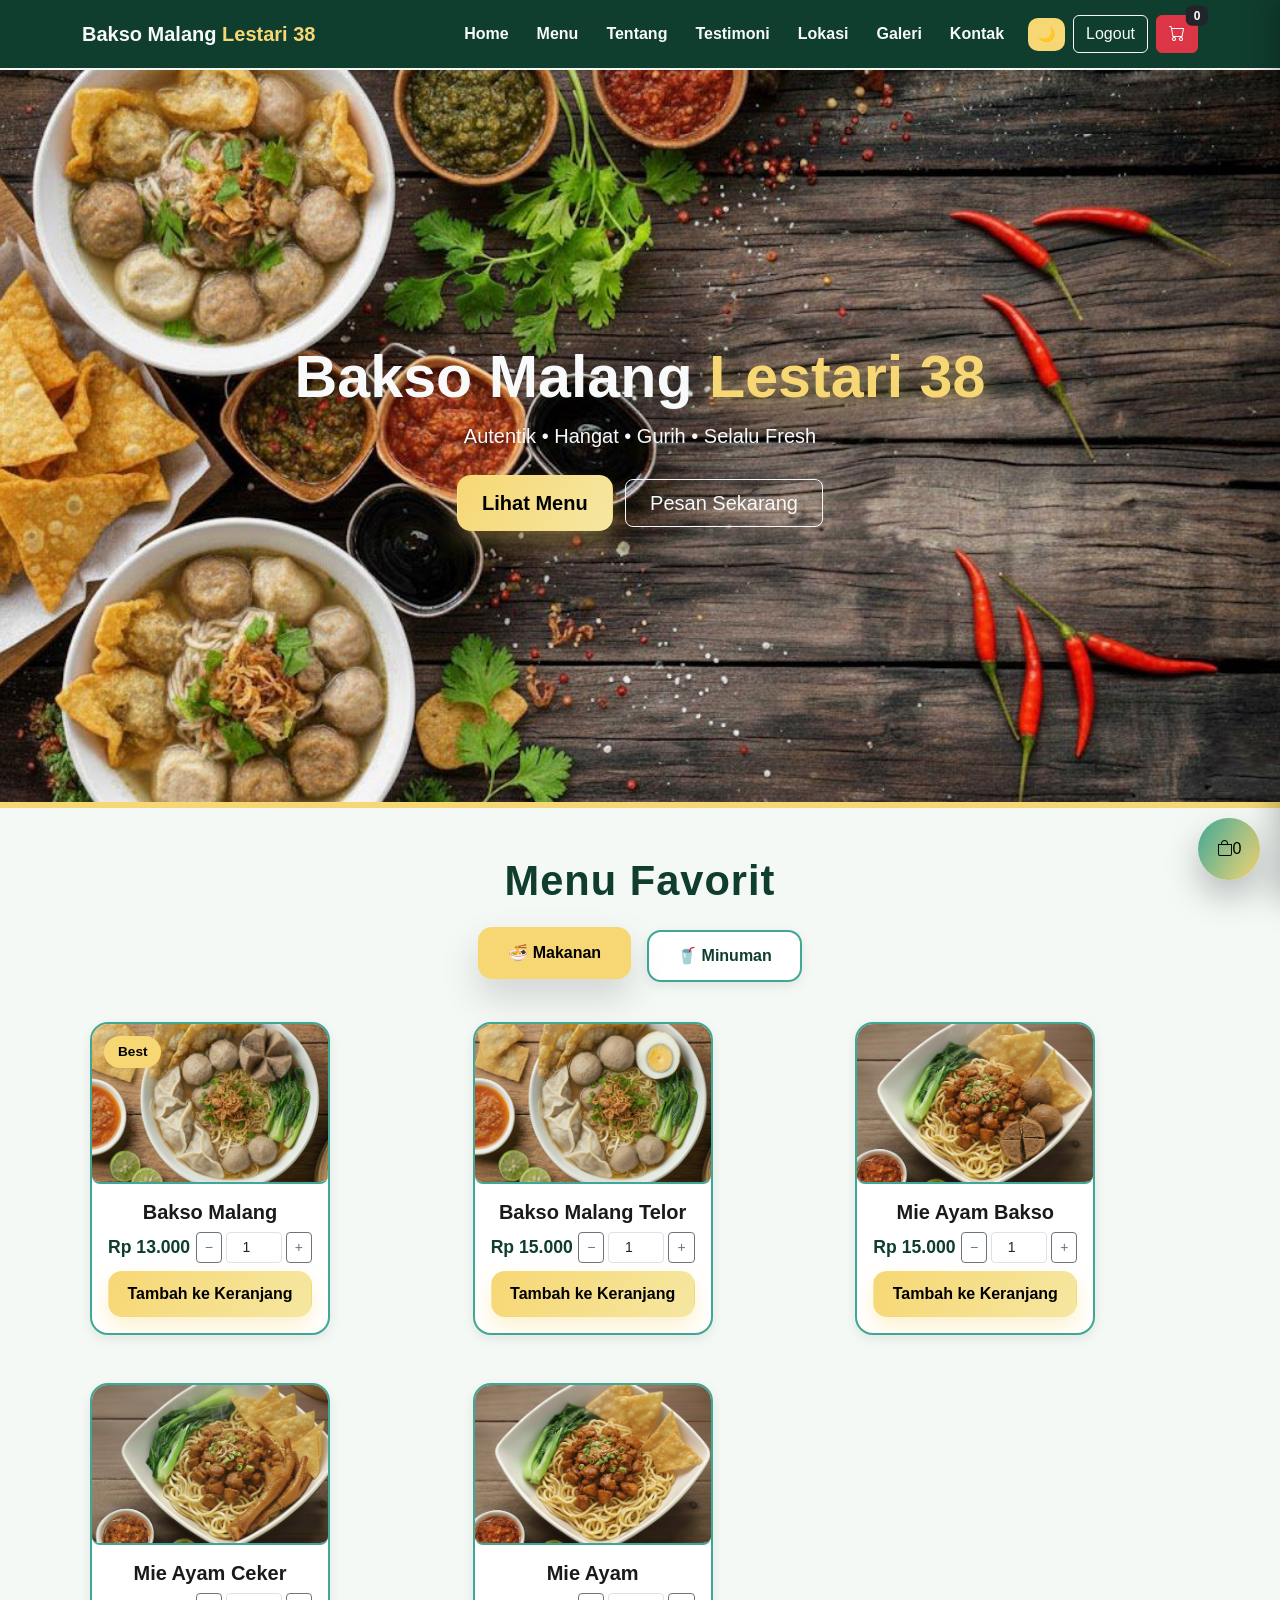
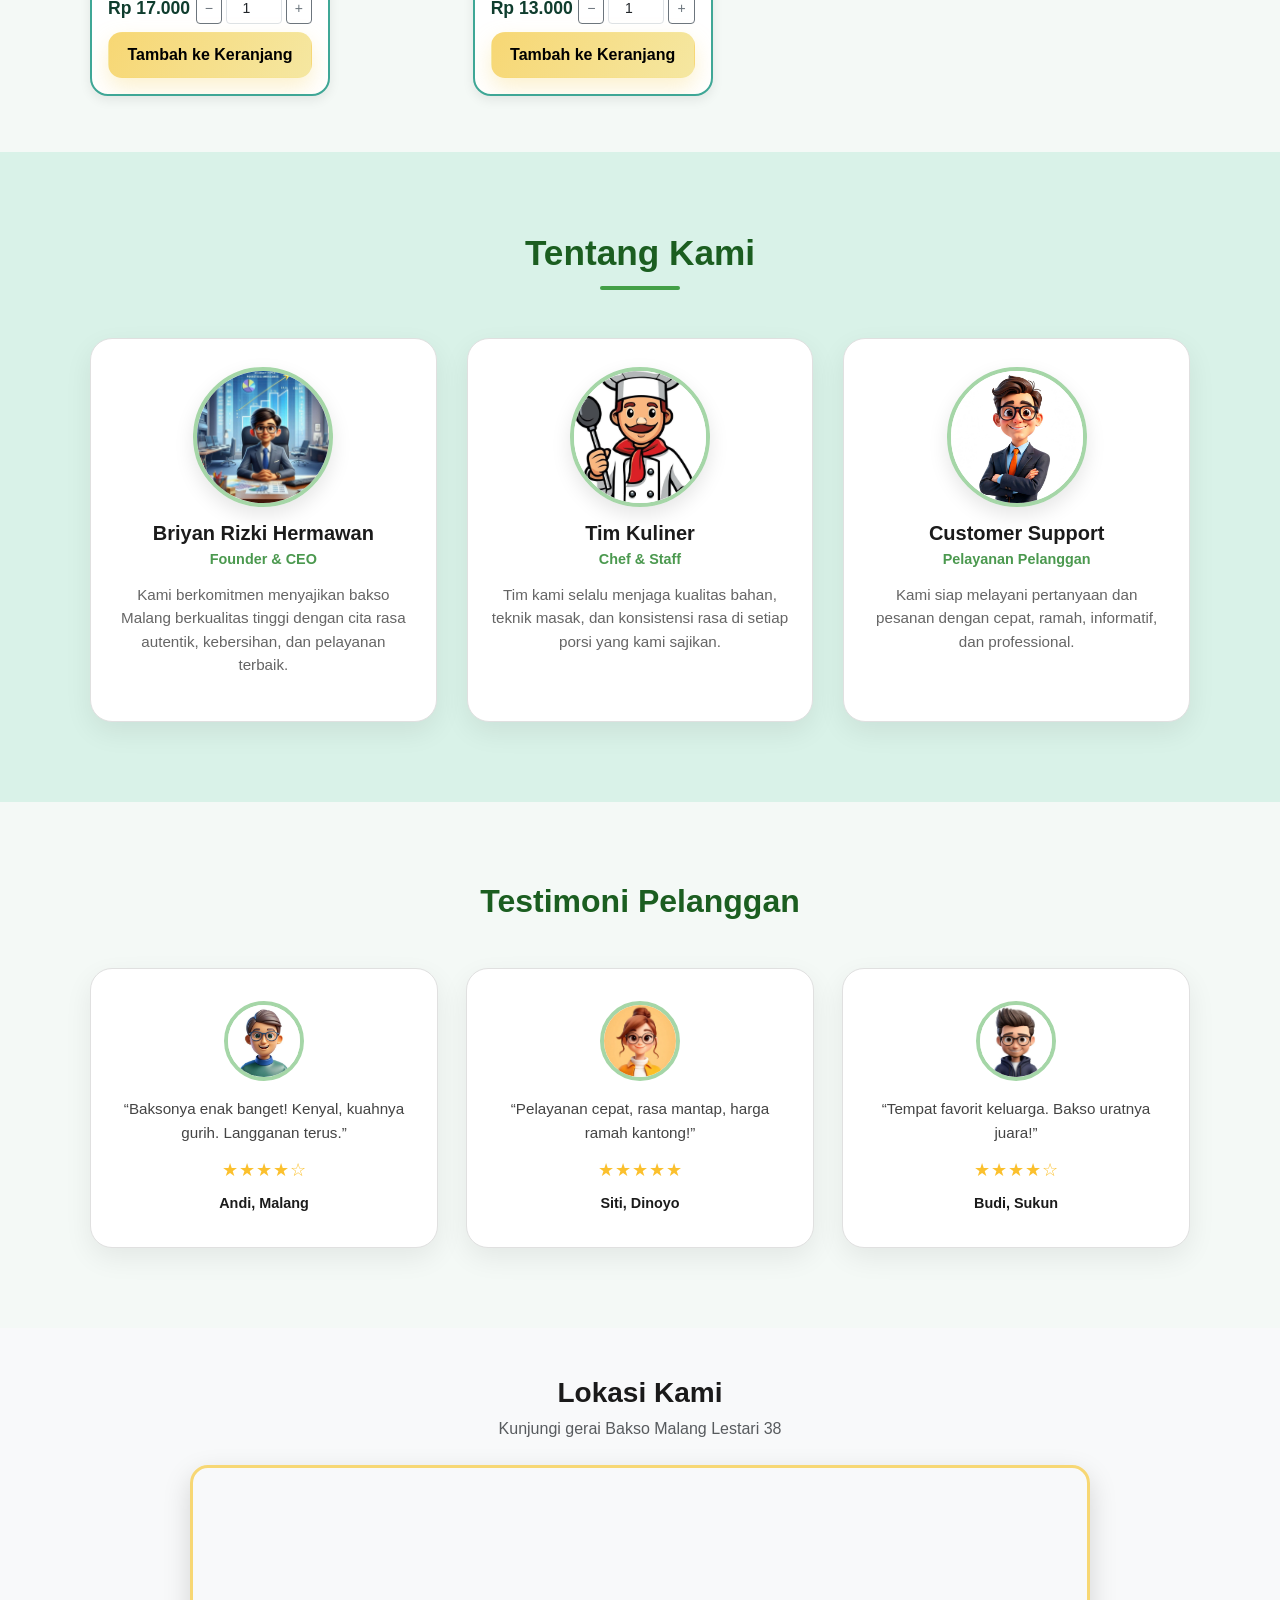
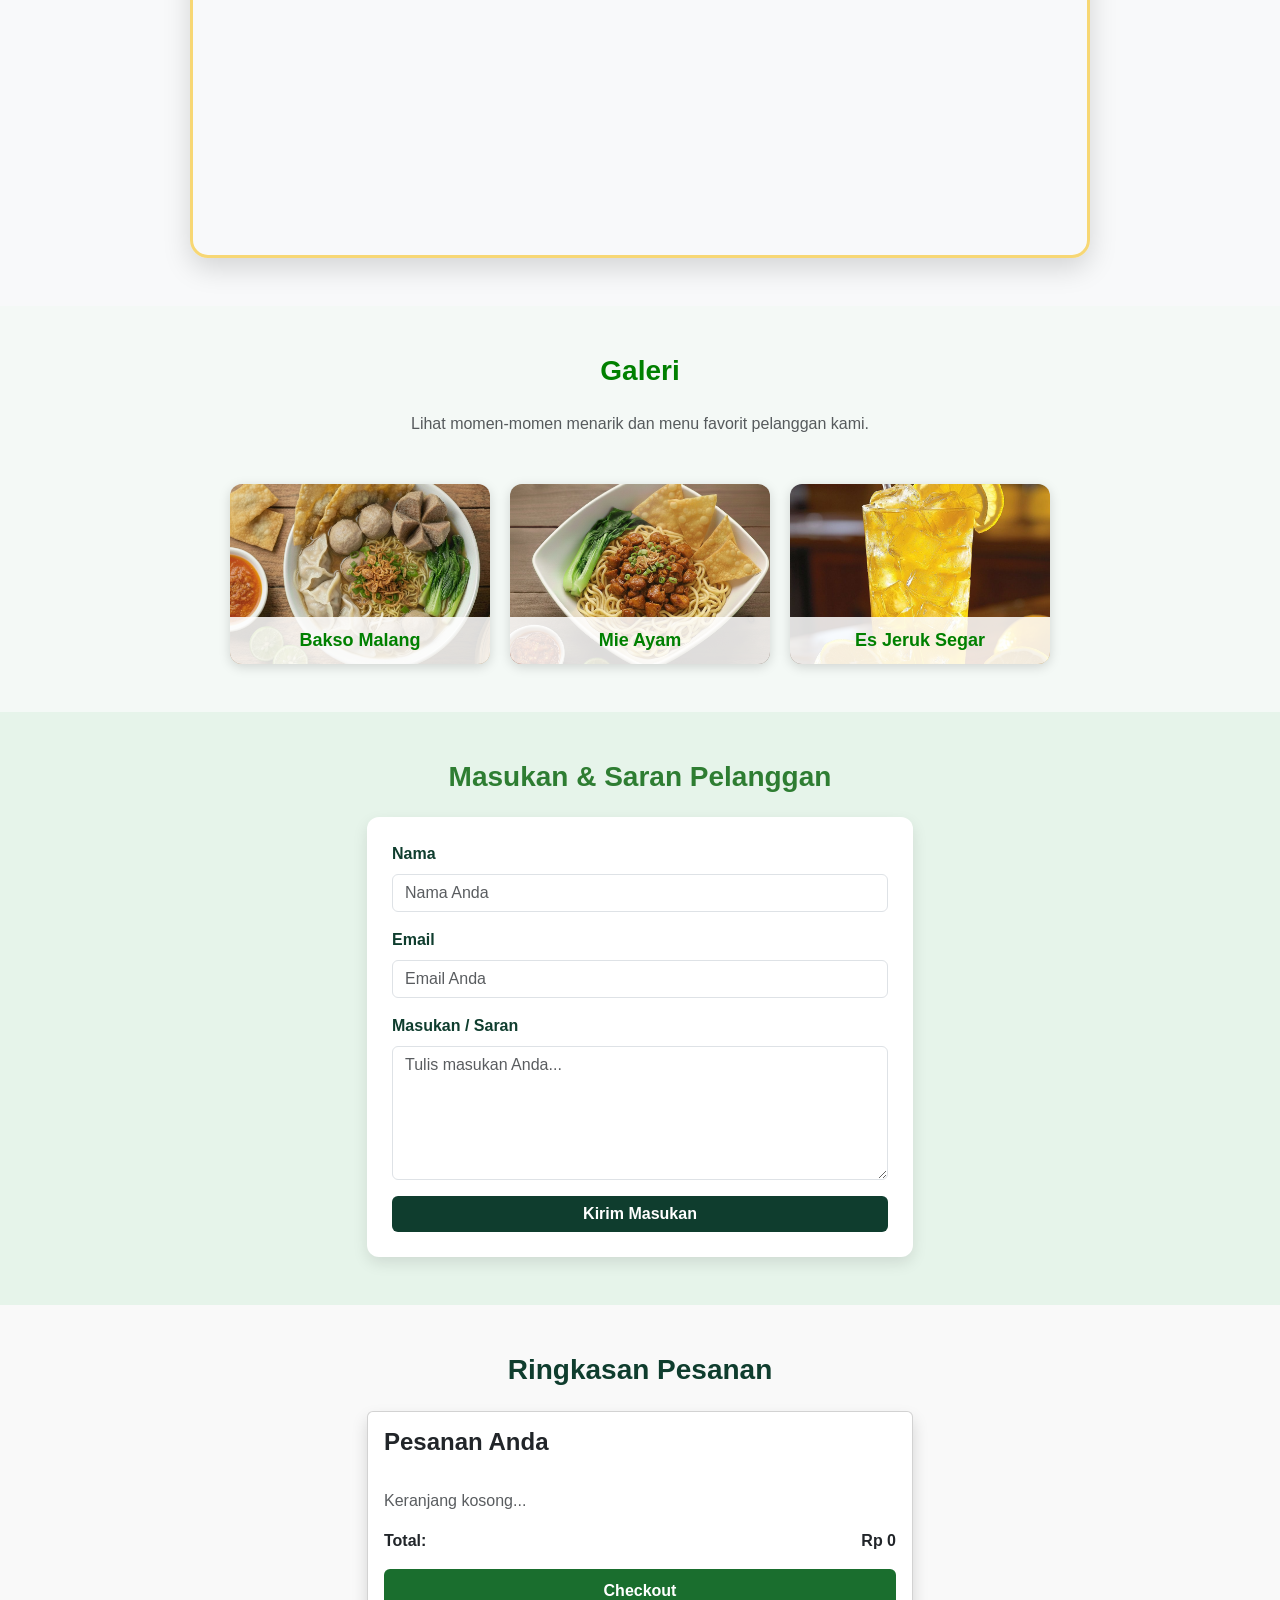
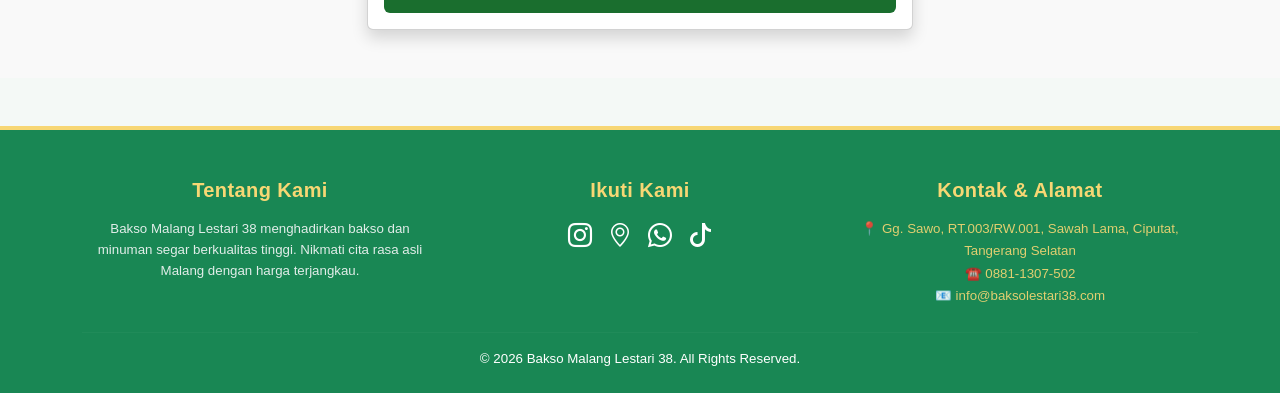
<file: index.html>
<!DOCTYPE html>
<html lang="id">
<head>
  <meta charset="UTF-8" />
  <meta name="viewport" content="width=device-width, initial-scale=1.0" />
  <title>Bakso Malang Lestari 38</title>
<link rel="icon" href="logo.png">
  <!-- Bootstrap -->
  <link href="https://cdn.jsdelivr.net/npm/bootstrap@5.3.2/dist/css/bootstrap.min.css" rel="stylesheet" />
  <link href="https://cdn.jsdelivr.net/npm/bootstrap-icons@1.11.3/font/bootstrap-icons.css" rel="stylesheet" />
  <link rel="stylesheet" href="styles.css" />
</head>

<body>

  <!-- NAVBAR -->
  <nav class="navbar navbar-expand-lg fixed-top">
    <div class="container">
      <a class="navbar-brand fw-bold text-light" href="#">
        Bakso Malang <span class="brand-accent">Lestari 38</span>
      </a>

      <button class="navbar-toggler bg-light" type="button" data-bs-toggle="collapse" data-bs-target="#navCollapse">
        <span class="navbar-toggler-icon"></span>
      </button>

      <div class="collapse navbar-collapse" id="navCollapse">
        <ul class="navbar-nav ms-auto mb-2 mb-lg-0">
          <li class="nav-item"><a class="nav-link text-light" href="#home">Home</a></li>
          <li class="nav-item"><a class="nav-link text-light" href="#menu">Menu</a></li>
          <li class="nav-item"><a class="nav-link text-light" href="#about">Tentang</a></li>
          <li class="nav-item"><a class="nav-link text-light" href="#testimoni">Testimoni</a></li>
          <li class="nav-item"><a class="nav-link text-light" href="#location">Lokasi</a></li>
          <li class="nav-item"><a class="nav-link text-light" href="#gallery">Galeri</a></li>
          <li class="nav-item"><a class="nav-link text-light" href="#contact">Kontak</a></li>
        </ul>

        <div class="d-flex align-items-center ms-3">
          <button id="darkToggle" class="btn btn-sm btn-light me-2">🌙</button>
          <a href="logout.html" class="btn btn-outline-light me-2">Logout</a>
          <button id="cartOpen" class="btn btn-danger position-relative">
            <i class="bi bi-cart"></i>
            <span id="cartCount" class="badge bg-dark position-absolute top-0 start-100 translate-middle">0</span>
          </button>
        </div>
      </div>
    </div>
  </nav>

  <!-- HERO -->
  <header id="home" class="hero d-flex align-items-center">
    <div class="container text-center text-light hero-content">
      <h1 class="display-4 fw-bold">
        Bakso Malang <span class="accent-text">Lestari 38</span>
      </h1>
      <p class="lead muted">Autentik • Hangat • Gurih • Selalu Fresh</p>

      <div class="mt-4">
        <a href="#menu" class="btn btn-accent btn-lg me-2 px-4">Lihat Menu</a>
        <a href="#contact" class="btn btn-outline-light btn-lg px-4">Pesan Sekarang</a>
      </div>
    </div>
  </header>

  <section id="menu" class="menu-section py-5">
  <div class="container text-center">

    <h2 class="fw-bold mb-4 menu-title">Menu Favorit</h2>

    <div class="menu-tabs">
      <div class="menu-tab active" data-category="makanan">🍜 Makanan</div>
      <div class="menu-tab" data-category="minuman">🥤 Minuman</div>
    </div>

    <div id="menuGrid" class="menu-grid mt-4"></div>

  </div>
</section>

  <!-- ABOUT -->
  <section id="about" class="about-section">
  <div class="container">

    <h2 class="section-title text-center mb-5">Tentang Kami</h2>

    <div class="about-grid">
      
      <div class="about-card reveal">
        <div class="about-img-wrapper">
          <img src="team1.jpg" alt="Founder" class="about-img" />
        </div>
        <h3 class="about-name">Briyan Rizki Hermawan</h3>
        <p class="about-role">Founder & CEO</p>
        <p class="about-desc">
          Kami berkomitmen menyajikan bakso Malang berkualitas tinggi dengan cita rasa autentik, kebersihan, dan pelayanan terbaik.
        </p>
      </div>

      <div class="about-card reveal">
        <div class="about-img-wrapper">
          <img src="team2.jpg" alt="Staff" class="about-img" />
        </div>
        <h3 class="about-name">Tim Kuliner</h3>
        <p class="about-role">Chef & Staff</p>
        <p class="about-desc">
          Tim kami selalu menjaga kualitas bahan, teknik masak, dan konsistensi rasa di setiap porsi yang kami sajikan.
        </p>
      </div>

      <div class="about-card reveal">
        <div class="about-img-wrapper">
          <img src="team3.jpg" alt="Support" class="about-img" />
        </div>
        <h3 class="about-name">Customer Support</h3>
        <p class="about-role">Pelayanan Pelanggan</p>
        <p class="about-desc">
          Kami siap melayani pertanyaan dan pesanan dengan cepat, ramah, informatif, dan professional.
        </p>
      </div>

    </div>
  </div>
</section>

  <!-- TESTIMONI -->
  <section id="testimoni" class="testimoni-section">
  <div class="container text-center">

    <h3 class="section-title mb-5">Testimoni Pelanggan</h3>

    <div class="testimoni-grid">

      <div class="testimoni-card reveal">
        <img src="avatar1.jpg" class="testimoni-avatar" alt="avatar">
        <p class="testimoni-text">
          “Baksonya enak banget! Kenyal, kuahnya gurih. Langganan terus.”
        </p>
        <div class="stars">
          ★★★★☆
        </div>
        <div class="testimoni-name">Andi, Malang</div>
      </div>

      <div class="testimoni-card reveal">
        <img src="avatar2.jpg" class="testimoni-avatar" alt="avatar">
        <p class="testimoni-text">
          “Pelayanan cepat, rasa mantap, harga ramah kantong!”
        </p>
        <div class="stars">
          ★★★★★
        </div>
        <div class="testimoni-name">Siti, Dinoyo</div>
      </div>

      <div class="testimoni-card reveal">
        <img src="avatar3.jpg" class="testimoni-avatar" alt="avatar">
        <p class="testimoni-text">
          “Tempat favorit keluarga. Bakso uratnya juara!”
        </p>
        <div class="stars">
          ★★★★☆
        </div>
        <div class="testimoni-name">Budi, Sukun</div>
      </div>

    </div>

  </div>
</section>

  <!-- MAP -->
  <section id="location" class="py-5 bg-light">
    <div class="container">
      <div class="text-center mb-4">
        <h3 class="fw-bold">Lokasi Kami</h3>
        <p class="text-muted">Kunjungi gerai Bakso Malang Lestari 38</p>
      </div>

      <div class="map-wrapper mx-auto">
        <iframe class="w-100" height="380"
          src="https://www.google.com/maps?q=-6.296560494206279,106.73296788129704&z=16&output=embed"
          loading="lazy" style="border:0;">
        </iframe>
      </div>
    </div>
  </section>

  <!-- GALLERY -->
  <section id="gallery" class="py-5 gallery-section">
  <div class="container text-center">
    <h3 class="gallery-title fw-bold mb-4">Galeri</h3>
    <p class="text-muted mb-5">
      Lihat momen-momen menarik dan menu favorit pelanggan kami.
    </p>

    <div class="gallery-horizontal">
      <div class="gallery-item">
        <img src="bakso-malang.jpg" alt="Galeri 1" />
        <div class="overlay"><span>Bakso Malang</span></div>
      </div>

      <div class="gallery-item">
        <img src="mieayam.jpg" alt="Galeri 2" />
        <div class="overlay"><span>Mie Ayam</span></div>
      </div>

      <div class="gallery-item">
        <img src="minum-esjeruk.jpg" alt="Galeri 3" />
        <div class="overlay"><span>Es Jeruk Segar</span></div>
      </div>
    </div>
  </div>
</section>


  <!-- CONTACT FORM -->
  <section id="contact" class="py-5" style="background-color:#e6f4ea;">
    <div class="container">
      <h3 class="fw-bold text-center mb-4" style="color:#2e7d32;">Masukan & Saran Pelanggan</h3>

      <div class="row justify-content-center">
        <div class="col-md-6">
          <form id="feedbackForm">
            <div class="mb-3">
              <label for="name" class="form-label fw-bold">Nama</label>
              <input type="text" id="name" class="form-control" placeholder="Nama Anda" required />
            </div>

            <div class="mb-3">
              <label for="email" class="form-label fw-bold">Email</label>
              <input type="email" id="email" class="form-control" placeholder="Email Anda" required />
            </div>

            <div class="mb-3">
              <label for="message" class="form-label fw-bold">Masukan / Saran</label>
              <textarea id="message" class="form-control" rows="5" placeholder="Tulis masukan Anda..." required></textarea>
            </div>

            <button type="submit" class="btn btn-success w-100 fw-bold">Kirim Masukan</button>
          </form>
        </div>
      </div>
    </div>
  </section>

  <!-- CART SUMMARY ================================================== -->
  <section class="py-5 reveal" style="background:#f9f9f9;">
    <div class="container">

      <h3 class="fw-bold mb-4 text-center" style="color:var(--green-dark);">Ringkasan Pesanan</h3>

      <div class="row justify-content-center">
        <div class="col-md-6">
          
          <div class="card p-3 shadow">

            <h4 class="fw-bold mb-3">Pesanan Anda</h4>

            <div id="cartList" class="py-3">Keranjang kosong...</div>

            <div class="d-flex justify-content-between fw-bold mb-3">
              <span>Total:</span>
              <span id="cartTotal">Rp 0</span>
            </div>

            <button onclick="doCheckout()" class="btn-green w-100">
              Checkout
            </button>

          </div>

        </div>
      </div>

    </div>
  </section>

    </div>
  </div>

  <!-- FLOAT CART ================================================== -->
  <div id="cartFloating" class="cart-floating">
    <i class="bi bi-bag"></i>
    <div class="count" id="floatCount">0</div>
  </div>

  <!-- SIDEBAR CART ================================================== -->
  <aside id="cartSidebar" class="cart-sidebar">

    <button id="cartClose" class="btn-close float-end"></button>

    <h4 class="fw-bold mb-4">Keranjang Belanja</h4>

    <div id="cartItems" class="mb-3">Keranjang kosong...</div>

    <div class="fw-bold mb-3">
      Total:
      <span id="cartSidebarTotal">Rp 0</span>
    </div>

    <button onclick="doCheckout()" id="checkoutSidebar" class="btn-green w-100">
      Checkout
    </button>

  </aside>

  <footer class="footer bg-success text-white pt-5 pb-4 mt-5">
  <div class="container">

    <div class="row gy-4">

      <!-- About -->
      <div class="col-md-4">
        <h5 class="fw-bold mb-3">Tentang Kami</h5>
        <p class="text-light small mb-0" style="line-height:1.6;">
          Bakso Malang Lestari 38 menghadirkan bakso dan minuman segar berkualitas tinggi.
          Nikmati cita rasa asli Malang dengan harga terjangkau.
        </p>
      </div>

      <!-- Social -->
      <div class="col-md-4 text-center">
        <h5 class="fw-bold mb-3">Ikuti Kami</h5>

        <div class="d-flex justify-content-center gap-3">

          <a href="https://www.instagram.com/bakso_malanglestari38" target="_blank" class="text-white">
            <i class="bi bi-instagram fs-4"></i>
          </a>

          <a href="https://gofood.link/a/QYQNnQh" target="_blank" class="text-white">
            <i class="bi bi-geo-alt fs-4"></i>
          </a>

          <a href="https://wa.me/628811307502" target="_blank" class="text-white">
            <i class="bi bi-whatsapp fs-4"></i>
          </a>

          <a href="https://www.tiktok.com/@username" target="_blank" class="text-white">
            <i class="bi bi-tiktok fs-4"></i>
          </a>

        </div>
      </div>

      <!-- Contact -->
      <div class="col-md-4">
        <h5 class="fw-bold mb-3">Kontak & Alamat</h5>

        <ul class="list-unstyled small mb-0" style="line-height:1.8;">
          <li>📍 Gg. Sawo, RT.003/RW.001, Sawah Lama, Ciputat, Tangerang Selatan</li>
          <li>☎️ 0881-1307-502</li>
          <li>📧 info@baksolestari38.com</li>
        </ul>
      </div>

    </div>

    <hr class="mt-4 mb-3" style="opacity:.15;">

    <div class="text-center small">
      © <span id="year"></span> Bakso Malang Lestari 38. All Rights Reserved.
    </div>

  </div>
</footer>


  <!-- JS -->
  <script src="https://cdn.jsdelivr.net/npm/bootstrap@5.3.2/dist/js/bootstrap.bundle.min.js"></script>
  <script src="script.js"></script>

</body>
</html>
</file>
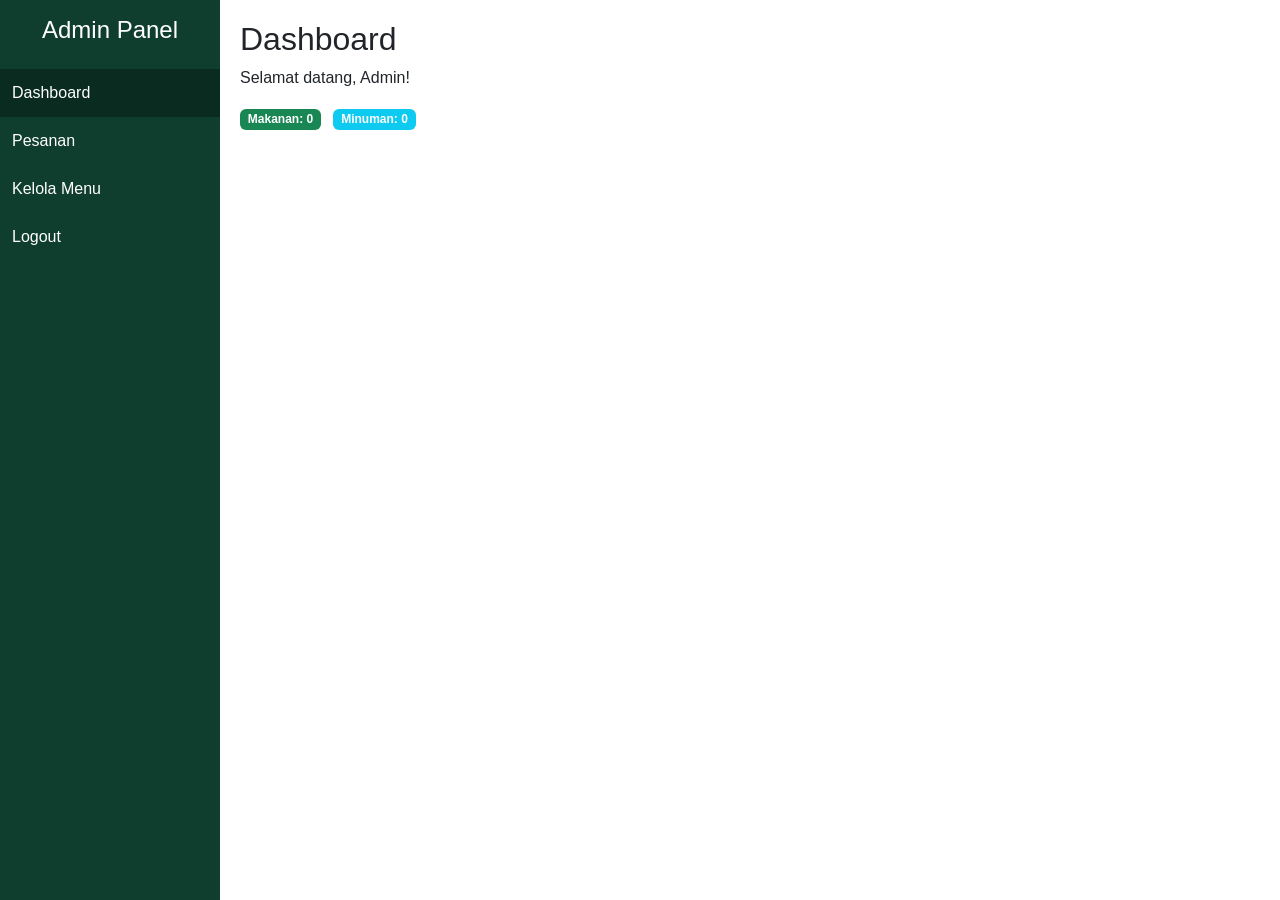
<file: admin-dashboard.html>
<!DOCTYPE html>
<html lang="en">
<head>
<meta charset="UTF-8">
<meta name="viewport" content="width=device-width, initial-scale=1.0">
<title>Admin Dashboard - Bakso Malang Lestari</title>
<link href="https://cdn.jsdelivr.net/npm/bootstrap@5.3.2/dist/css/bootstrap.min.css" rel="stylesheet">
<link href="https://cdn.jsdelivr.net/npm/bootstrap-icons@1.11.1/font/bootstrap-icons.css" rel="stylesheet">
<style>
  body { font-family: 'Arial', sans-serif; }
  .sidebar { width: 220px; height: 100vh; position: fixed; background: #0f3d2e; color: #fff; }
  .sidebar a { color: #fff; text-decoration: none; display: block; padding: 12px; }
  .sidebar a.active, .sidebar a:hover { background: #0a2b20; }
  .content { margin-left: 220px; padding: 20px; }
  .table img { width: 60px; height: 60px; object-fit: cover; border-radius: 5px; }
  .preview-img { max-width: 100px; margin-top: 10px; border-radius:5px; }
  /* Modal tengah layar */
  .modal { display: none; position: fixed; top:0; left:0; width:100%; height:100%; background: rgba(0,0,0,0.5); justify-content:center; align-items:center; }
  .modal.show { display:flex; animation: fadeIn 0.3s; }
  @keyframes fadeIn { from {opacity:0} to {opacity:1} }
  .drag-drop { padding:10px; border:2px dashed #aaa; text-align:center; cursor:pointer; border-radius:5px; }
  .drag-drop.dragover { border-color:#28a745; background:#e6ffe6; }
</style>
</head>
<body>

<div class="sidebar d-flex flex-column">
  <h4 class="text-center py-3">Admin Panel</h4>
  <a href="#" class="active" data-tab="dashboard">Dashboard</a>
  <a href="#" data-tab="orders">Pesanan</a>
  <a href="#" data-tab="menu">Kelola Menu</a>
  <a href="logout.html">Logout</a>
</div>

<div class="content">
  <!-- Dashboard -->
  <div id="dashboard-tab">
    <h2>Dashboard</h2>
    <p>Selamat datang, Admin!</p>
    <span class="badge bg-success me-2" id="countMakanan">Makanan: 0</span>
    <span class="badge bg-info" id="countMinuman">Minuman: 0</span>
  </div>

  <!-- Orders -->
  <div id="orders-tab" style="display:none;">
    <h2>Daftar Pesanan</h2>
    <table class="table table-striped">
      <thead>
        <tr><th>No</th><th>Nama Pemesan</th><th>Item</th><th>Qty</th><th>Total</th><th>Status</th></tr>
      </thead>
      <tbody id="ordersTable"></tbody>
    </table>
  </div>

  <!-- Menu -->
  <div id="menu-tab" style="display:none;">
    <h2>Kelola Menu</h2>
    <div class="d-flex mb-3">
      <button class="btn btn-success me-3" id="addMenuBtn">Tambah Menu</button>
      <select class="form-select w-auto me-2" id="filterCategory">
        <option value="">Semua Kategori</option>
        <option value="makanan">Makanan</option>
        <option value="minuman">Minuman</option>
      </select>
      <input type="text" class="form-control w-auto" id="searchMenu" placeholder="Cari menu...">
    </div>
    <table class="table table-bordered">
      <thead>
        <tr><th>No</th><th>Nama Menu</th><th>Kategori</th><th>Harga</th><th>Gambar</th><th>Aksi</th></tr>
      </thead>
      <tbody id="menuTable"></tbody>
    </table>
  </div>
</div>

<!-- Modal Form -->
<div class="modal" id="menuModal">
  <div class="modal-dialog">
    <div class="modal-content p-3">
      <div class="modal-header bg-success text-white">
        <h5 class="modal-title">Tambah Menu</h5>
        <button type="button" class="btn-close" id="closeModal"></button>
      </div>
      <div class="modal-body">
        <form id="menuForm">
          <div class="mb-3">
            <label class="form-label">Nama Menu</label>
            <input type="text" class="form-control" id="menuName" required>
          </div>
          <div class="mb-3">
            <label class="form-label">Kategori</label>
            <select class="form-select" id="menuCategory">
              <option value="makanan">Makanan</option>
              <option value="minuman">Minuman</option>
            </select>
          </div>
          <div class="mb-3">
            <label class="form-label">Harga</label>
            <input type="number" class="form-control" id="menuPrice" required>
          </div>
          <div class="mb-3">
            <label class="form-label">Gambar</label>
            <div class="drag-drop" id="dragDropDiv">Drop file disini atau klik</div>
            <input type="file" class="form-control" id="menuImg" accept="image/*" style="display:none;">
            <img id="previewImg" class="preview-img" style="display:none;">
          </div>
          <button type="submit" class="btn btn-success">Simpan</button>
        </form>
      </div>
    </div>
  </div>
</div>

<script>
// Sidebar tab
const tabs=document.querySelectorAll('.sidebar a[data-tab]');
const dashboardTab=document.getElementById('dashboard-tab');
const ordersTab=document.getElementById('orders-tab');
const menuTab=document.getElementById('menu-tab');
tabs.forEach(tab=>tab.addEventListener('click',e=>{
  e.preventDefault();
  tabs.forEach(t=>t.classList.remove('active'));
  tab.classList.add('active');
  dashboardTab.style.display='none';
  ordersTab.style.display='none';
  menuTab.style.display='none';
  if(tab.dataset.tab==='dashboard') dashboardTab.style.display='block';
  if(tab.dataset.tab==='orders') ordersTab.style.display='block';
  if(tab.dataset.tab==='menu') menuTab.style.display='block';
  renderMenuTable();
}));

// Orders dummy
const orders=JSON.parse(localStorage.getItem('admin_orders')||'[]');
const ordersTable=document.getElementById('ordersTable');
function renderOrders(){
  ordersTable.innerHTML='';
  if(orders.length===0){
    ordersTable.innerHTML='<tr><td colspan="6" class="text-center text-muted">Belum ada pesanan</td></tr>';
    return;
  }
  orders.forEach((o,i)=>{
    ordersTable.innerHTML+=`<tr>
      <td>${i+1}</td>
      <td>${o.name}</td>
      <td>${o.item}</td>
      <td>${o.qty}</td>
      <td>Rp ${o.total.toLocaleString('id-ID')}</td>
      <td>${o.status}</td>
    </tr>`;
  });
}
renderOrders();

// Menu CRUD
let menuData=JSON.parse(localStorage.getItem('admin_menu')||'[]');
const menuTable=document.getElementById('menuTable');
const menuModal=document.getElementById('menuModal');
const addMenuBtn=document.getElementById('addMenuBtn');
const closeModalBtn=document.getElementById('closeModal');
const menuForm=document.getElementById('menuForm');
const menuImgInput=document.getElementById('menuImg');
const previewImg=document.getElementById('previewImg');
const filterCategory=document.getElementById('filterCategory');
const searchMenuInput=document.getElementById('searchMenu');
const dragDropDiv=document.getElementById('dragDropDiv');
let editIndex=null;

// Modal
function openModal(edit=false,index=null){
  menuModal.style.display='flex';
  if(edit && index!==null){
    editIndex=index;
    const m=menuData[index];
    document.getElementById('menuName').value=m.name;
    document.getElementById('menuCategory').value=m.category;
    document.getElementById('menuPrice').value=m.price;
    previewImg.src=m.img;
    previewImg.style.display='block';
    menuModal.querySelector('.modal-title').textContent='Edit Menu';
  } else {
    editIndex=null;
    menuForm.reset();
    previewImg.style.display='none';
    menuModal.querySelector('.modal-title').textContent='Tambah Menu';
  }
}
function closeModal(){ menuModal.style.display='none'; }
addMenuBtn.onclick=()=>openModal();
closeModalBtn.onclick=()=>closeModal();

// Drag & Drop
dragDropDiv.addEventListener('click',()=>menuImgInput.click());
dragDropDiv.addEventListener('dragover', e=>{e.preventDefault(); dragDropDiv.classList.add('dragover');});
dragDropDiv.addEventListener('dragleave', ()=>dragDropDiv.classList.remove('dragover'));
dragDropDiv.addEventListener('drop', e=>{
  e.preventDefault(); dragDropDiv.classList.remove('dragover');
  if(e.dataTransfer.files[0]) handleImage(e.dataTransfer.files[0]);
});
menuImgInput.addEventListener('change',()=>{ if(menuImgInput.files[0]) handleImage(menuImgInput.files[0]); });
function handleImage(file){
  const reader=new FileReader();
  reader.onload=()=>{ previewImg.src=reader.result; previewImg.style.display='block'; }
  reader.readAsDataURL(file);
}

// Render table
function renderMenuTable(){
  const filter=filterCategory.value;
  const search=searchMenuInput.value.toLowerCase();
  const filtered=menuData.filter(m=>(filter?m.category===filter:true)&&(search?m.name.toLowerCase().includes(search):true));
  menuTable.innerHTML='';
  if(filtered.length===0){ menuTable.innerHTML='<tr><td colspan="6" class="text-center text-muted">Menu kosong</td></tr>'; }
  filtered.forEach((m,i)=>{
    menuTable.innerHTML+=`<tr>
      <td>${i+1}</td>
      <td>${m.name}</td>
      <td>${m.category}</td>
      <td>Rp ${m.price.toLocaleString('id-ID')}</td>
      <td><img src="${m.img}" alt="${m.name}"></td>
      <td>
        <button class="btn btn-sm btn-warning" onclick="editMenu(${i})">Edit</button>
        <button class="btn btn-sm btn-danger" onclick="deleteMenu(${i})">Hapus</button>
      </td>
    </tr>`;
  });
  renderSummary();
}

// Summary
function renderSummary(){
  const makanan=menuData.filter(m=>m.category==='makanan').length;
  const minuman=menuData.filter(m=>m.category==='minuman').length;
  document.getElementById('countMakanan').textContent=`Makanan: ${makanan}`;
  document.getElementById('countMinuman').textContent=`Minuman: ${minuman}`;
}

// CRUD
menuForm.addEventListener('submit',e=>{
  e.preventDefault();
  const name=document.getElementById('menuName').value;
  const category=document.getElementById('menuCategory').value;
  const price=Number(document.getElementById('menuPrice').value);
  const img=previewImg.src||'';
  if(editIndex!==null){ menuData[editIndex]={name,category,price,img}; } 
  else { menuData.push({name,category,price,img}); }
  localStorage.setItem('admin_menu',JSON.stringify(menuData));
  renderMenuTable();
  closeModal();
});

function editMenu(i){ openModal(true,i); }
function deleteMenu(i){ if(confirm('Hapus menu ini?')){ menuData.splice(i,1); localStorage.setItem('admin_menu',JSON.stringify(menuData)); renderMenuTable(); } }

filterCategory.addEventListener('change', renderMenuTable);
searchMenuInput.addEventListener('input', renderMenuTable);

renderMenuTable();
renderOrders();
</script>
</body>
</html>
</file>
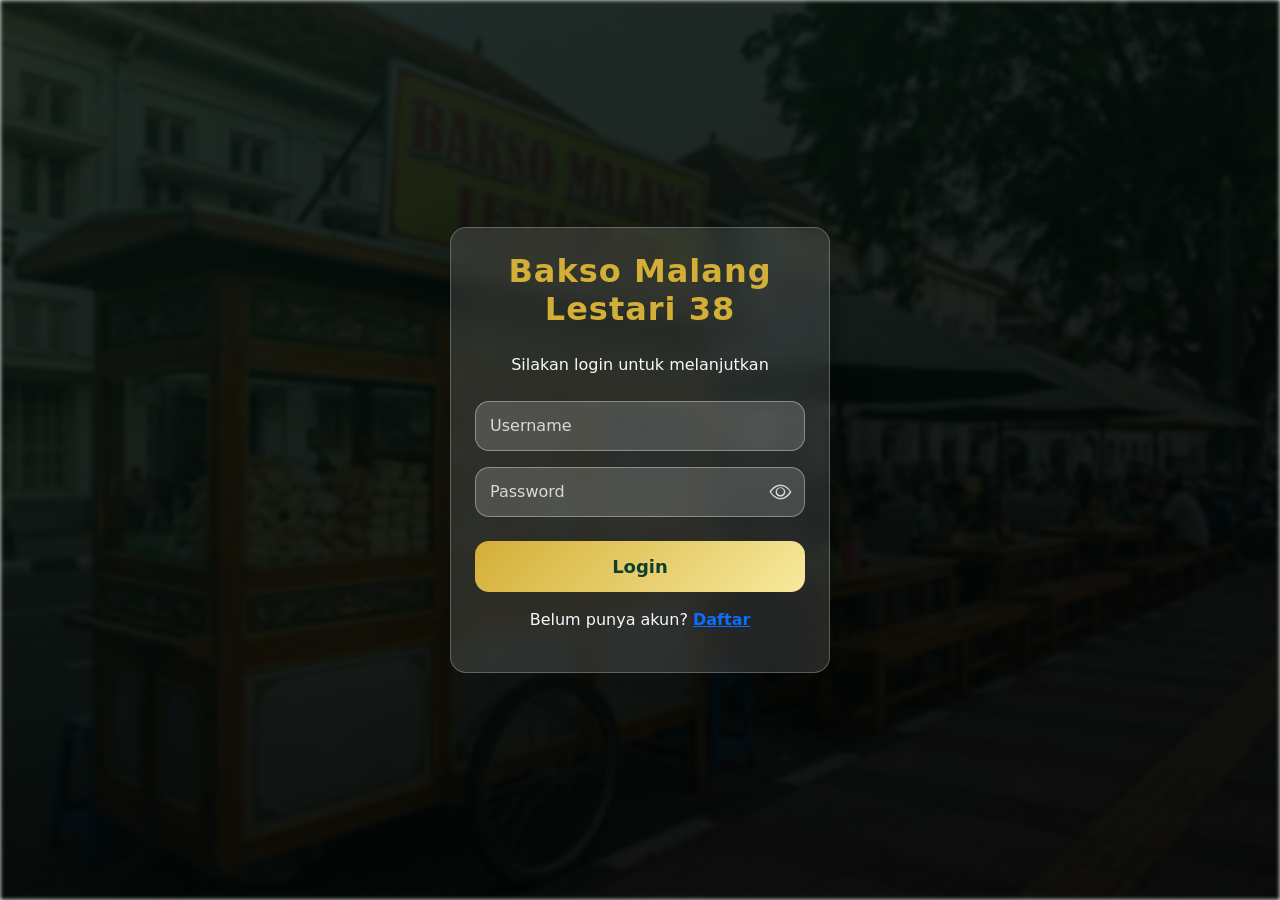
<file: login.html>
<!DOCTYPE html>
<html lang="id">
<head>
  <meta charset="UTF-8" />
  <meta name="viewport" content="width=device-width, initial-scale=1.0" />
  <title>Login - bakso malang lestari38</title>

  <link href="https://cdn.jsdelivr.net/npm/bootstrap@5.3.2/dist/css/bootstrap.min.css" rel="stylesheet" />
  <link rel="stylesheet" href="https://cdn.jsdelivr.net/npm/bootstrap-icons@1.11.1/font/bootstrap-icons.css">

  <link rel="stylesheet" href="login.css" />
</head>

<body>
  <div class="login-bg"></div>

  <div class="login-wrapper d-flex justify-content-center align-items-center vh-100">
    <div class="login-card p-4 rounded-4 shadow-lg">

      <h2 class="text-center fw-bold title-text">Bakso Malang Lestari 38</h2>
      <p class="text-center text-light mb-4">Silakan login untuk melanjutkan</p>

      <form id="loginForm">
  <div class="form-group position-relative">
    <input type="text" id="username" class="form-control" placeholder="Username" required>
  </div>

  <div class="form-group position-relative mt-3">
    <input type="password" id="password" class="form-control" placeholder="Password" required>
    <i id="togglePassword" class="bi bi-eye toggle-eye"></i>
  </div>

  <div id="errorMsg" class="text-danger mt-2 d-none">Username atau password salah!</div>

  <button type="submit" id="loginBtn" class="btn-login mt-4">
    <span id="loginText">Login</span>
    <span id="loginSpinner" class="spinner-border d-none"></span>
  </button>
</form>

<!-- Toast Popup -->
<div id="toast" class="toast-popup d-none">
  <span id="toastIcon">✅</span>
  <span id="toastMessage"></span>
</div>

      <p class="text-center text-light mt-3">
        Belum punya akun?
        <a href="register.html" class="text-gold fw-bold">Daftar</a>
      </p>

      <p id="errorMsg" class="text-danger text-center d-none">Username atau Password salah!</p>

    </div>
  </div>

  <script src="login.js"></script>
</body>
</html>
</file>
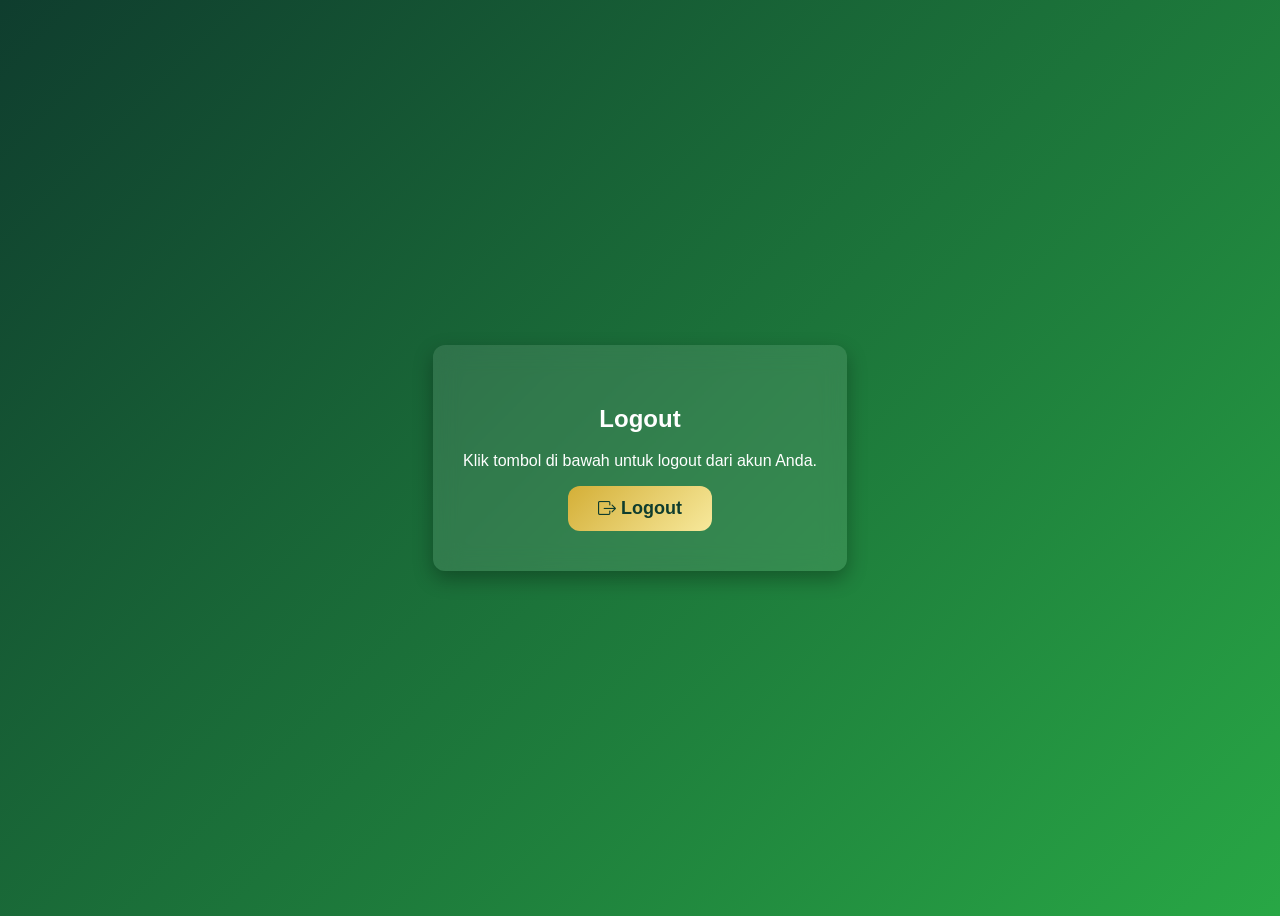
<file: logout.html>
<!DOCTYPE html>
<html lang="id">
<head>
  <meta charset="UTF-8">
  <meta name="viewport" content="width=device-width, initial-scale=1.0">
  <title>Logout</title>
  <link href="https://cdn.jsdelivr.net/npm/bootstrap-icons@1.10.5/font/bootstrap-icons.css" rel="stylesheet">
  <style>
    body {
      font-family: Arial, sans-serif;
      display: flex;
      justify-content: center;
      align-items: center;
      height: 100vh;
      background: linear-gradient(135deg, #0f3d2e, #28a745);
    }
    .logout-container {
      text-align: center;
      background: rgba(255,255,255,0.1);
      padding: 40px 30px;
      border-radius: 12px;
      backdrop-filter: blur(12px);
      color: #fff;
      box-shadow: 0 8px 20px rgba(0,0,0,0.3);
    }
    .btn-logout {
      padding: 12px 30px;
      font-size: 18px;
      font-weight: bold;
      border: none;
      border-radius: 12px;
      background: linear-gradient(135deg, #d4af37, #f7e99c);
      color: #0f3d2e;
      cursor: pointer;
      transition: 0.3s;
    }
    .btn-logout:hover {
      transform: translateY(-2px);
      box-shadow: 0 8px 20px rgba(0,0,0,0.35);
    }

    /* Toast popup */
    .toast-popup {
      position: fixed;
      top: 20px;
      right: 20px;
      display: flex;
      align-items: center;
      gap: 10px;
      background: linear-gradient(135deg, #d4af37, #28a745);
      color: #fff;
      padding: 14px 20px;
      border-radius: 10px;
      font-weight: 600;
      opacity: 0;
      pointer-events: none;
      transform: translateY(-20px);
      transition: opacity 0.4s, transform 0.4s;
      z-index: 9999;
    }
    .toast-popup.show {
      opacity: 1;
      transform: translateY(0);
      pointer-events: auto;
    }
    #toastIcon {
      font-size: 20px;
    }
  </style>
</head>
<body>

<div class="logout-container">
  <h2>Logout</h2>
  <p>Klik tombol di bawah untuk logout dari akun Anda.</p>
  <button id="logoutBtn" class="btn-logout"><i class="bi bi-box-arrow-right"></i> Logout</button>
</div>

<!-- Toast Popup -->
<div id="toast" class="toast-popup d-none">
  <span id="toastIcon">✅</span>
  <span id="toastMessage"></span>
</div>

<script>
  document.addEventListener("DOMContentLoaded", () => {
    const logoutBtn = document.getElementById("logoutBtn");
    const toast = document.getElementById("toast");
    const toastMessage = document.getElementById("toastMessage");

    function showToast(message) {
      toastMessage.textContent = message;
      toast.classList.add("show");
      toast.classList.remove("d-none");

      setTimeout(() => {
        toast.classList.remove("show");
        setTimeout(() => toast.classList.add("d-none"), 400);
      }, 2000);
    }

    logoutBtn.addEventListener("click", () => {
      // Hapus data user
      localStorage.removeItem("userData");

      // Tampilkan toast
      showToast("Logout berhasil!");

      // Redirect ke login setelah 2.2 detik
      setTimeout(() => {
        window.location.href = "login.html";
      }, 2200);
    });
  });
</script>

</body>
</html>
</file>
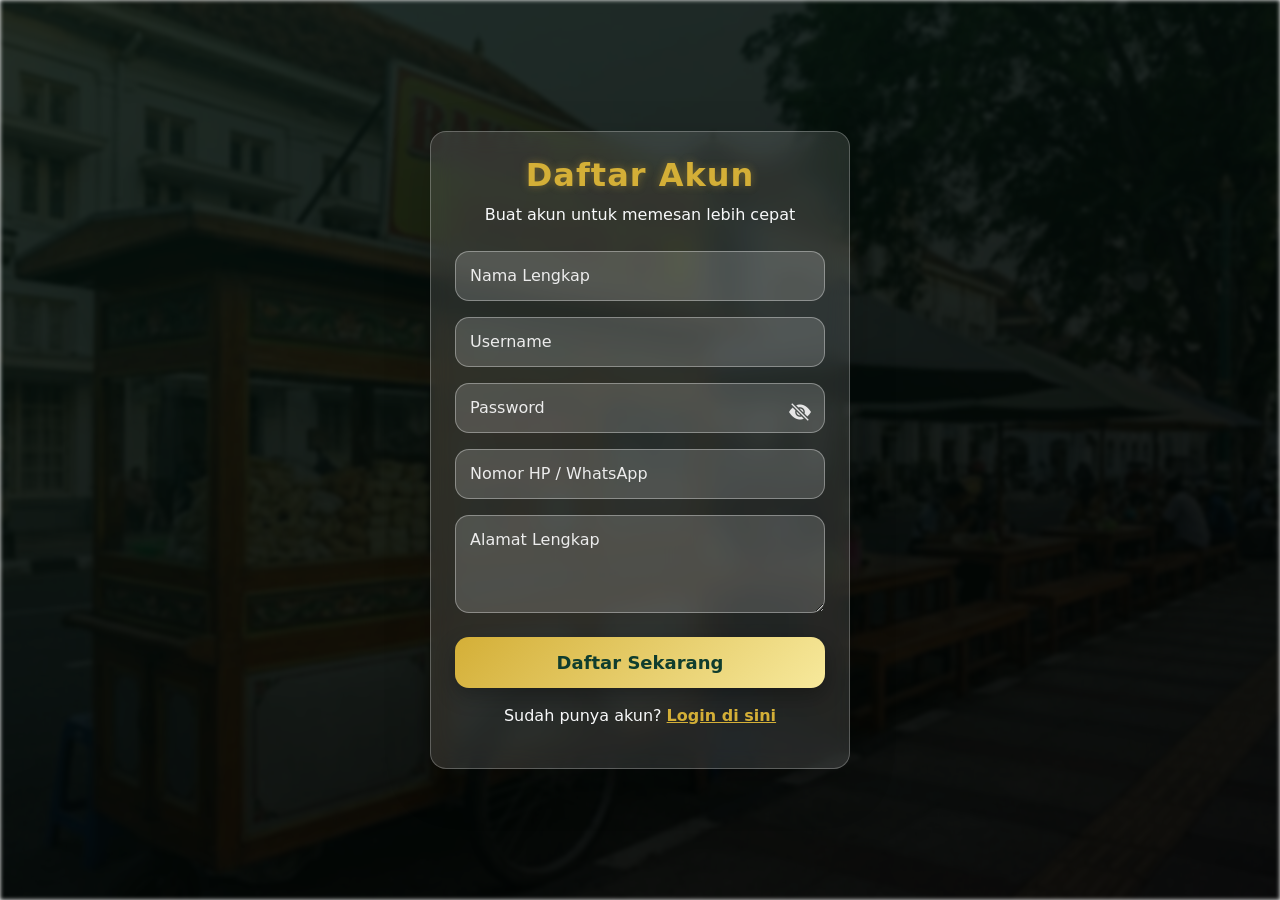
<file: register.html>
<!DOCTYPE html>
<html lang="id">
<head>
  <meta charset="UTF-8" />
  <meta name="viewport" content="width=device-width, initial-scale=1.0" />
  <title>Daftar Akun - Bakso Malang Lestari 38</title>

  <!-- Bootstrap -->
  <link href="https://cdn.jsdelivr.net/npm/bootstrap@5.3.2/dist/css/bootstrap.min.css" rel="stylesheet">

  <!-- Bootstrap Icons -->
  <link href="https://cdn.jsdelivr.net/npm/bootstrap-icons@1.11.3/font/bootstrap-icons.css" rel="stylesheet">

  <!-- Custom CSS -->
  <link rel="stylesheet" href="register.css">
</head>
<body>

  <!-- Background -->
  <div class="login-bg"></div>

  <!-- Register Wrapper -->
  <div class="d-flex align-items-center justify-content-center vh-100">
    <div class="login-card p-4 rounded-4 shadow-lg">

      <h2 class="text-center fw-bold mb-2 title-text">Daftar Akun</h2>
      <p class="text-center text-light mb-4">Buat akun untuk memesan lebih cepat</p>

      <form id="registerForm">

        <!-- Nama Lengkap -->
        <div class="mb-3">
          <input type="text" id="fullname" class="form-control" placeholder="Nama Lengkap" required>
        </div>

        <!-- Username -->
        <div class="mb-3">
          <input type="text" id="username" class="form-control" placeholder="Username" required>
        </div>

        <!-- Password -->
        <div class="mb-3 position-relative">
          <input type="password" id="password" class="form-control" placeholder="Password" required>
          <i class="bi bi-eye-slash-fill toggle-eye" id="togglePassword"></i>
        </div>

        <!-- Nomor HP -->
        <div class="mb-3">
          <input type="tel" id="phone" class="form-control" placeholder="Nomor HP / WhatsApp" required>
        </div>

        <!-- Alamat -->
        <div class="mb-3">
          <textarea id="address" class="form-control" rows="3" placeholder="Alamat Lengkap" required></textarea>
        </div>

        <!-- Button -->
        <button type="submit" class="btn btn-gold w-100 mt-2">Daftar Sekarang</button>
      </form>

      <!-- Error / Success Message -->
      <p id="errorMsg" class="text-danger text-center mt-3 d-none">Username sudah digunakan!</p>
      <p id="successMsg" class="text-success text-center mt-3 d-none fw-bold">
        Berhasil daftar! Mengalihkan...
      </p>

      <!-- Link Login -->
      <p class="text-center mt-3 text-light">
        Sudah punya akun?
        <a href="login.html" class="text-gold fw-bold">Login di sini</a>
      </p>

    </div>
  </div>

<script src="register.js"></script>
<script src="https://cdn.jsdelivr.net/npm/bootstrap@5.3.2/dist/js/bootstrap.bundle.min.js"></script>

</body>
</html>
</file>
<file: styles.css>
/* ==========================================================
   THEME VARIABLES — Green & Gold Premium
========================================================== */
:root {
  --green-dark: #0f3d2e;
  --green-main: #3fa796;
  --green-soft: #d9f2e8;

  --gold: #f7d774;
  --gold-soft: #f5e7a1;

  --text-dark: #1a1a1a;
  --text-light: #ffffff;

  --bg: #f4f9f6;
  --card: #ffffff;

  --shadow-sm: 0 4px 12px rgba(0,0,0,0.08);
  --shadow-lg: 0 18px 38px rgba(0,0,0,0.15);

  --radius: 18px;
}

:root.dark {
  --bg: #0b0f19;
  --card: #12201b;
  --text-light: #d7fff0;
}

html { scroll-behavior: smooth; }

/* ==========================================================
   GLOBAL
========================================================== */
body {
  background: var(--bg);
  font-family: "Inter", sans-serif;
  padding-top: 70px;
  color: var(--text-dark);
  transition: .3s ease;
}

section { padding: 70px 0; }
section:nth-child(odd) { background: var(--bg); }
section:nth-child(even){ background: var(--green-soft); }

/* ----------------------------------------------------------
   REVEAL ANIMATION
---------------------------------------------------------- */
.reveal { opacity: 0; transform: translateY(40px); transition: all .9s cubic-bezier(.25,.46,.45,.94); }
.reveal.show { opacity: 1; transform: translateY(0); }
.reveal:nth-child(1){ transition-delay: .1s; }
.reveal:nth-child(2){ transition-delay: .25s; }
.reveal:nth-child(3){ transition-delay: .4s; }
.reveal:nth-child(4){ transition-delay: .55s; }

/* ==========================================================
   NAVBAR
========================================================== */
.navbar { background: var(--green-dark)!important; padding:14px 0; transition:.35s ease-in-out; }
.navbar.nav-scrolled { padding:8px 0; background: rgba(15,61,46,0.95)!important; backdrop-filter: blur(16px); box-shadow:0 8px 18px rgba(0,0,0,0.25); }
.navbar .nav-link.active { color: var(--gold)!important; font-weight:700; }
.navbar .nav-link { color: var(--gold); font-weight:600; margin-left:12px; }
.navbar .nav-link:hover { color:#fff; }
.brand-accent { color: var(--gold); }
#darkToggle { background: var(--gold); color:#000; border:none; border-radius:10px; padding:6px 10px; cursor:pointer; }

/* ==========================================================
   HERO
========================================================== */
header.hero {
  background: url("background.jpg") center/cover no-repeat;
  min-height:82vh;
  display:flex;
  justify-content:center;
  align-items:center;
  text-align:center;
  padding:80px 20px;
  color:#000; /* hitam biar terbaca */
  border-bottom:6px solid var(--gold);
}
header.hero h1 { font-size:clamp(2.4rem,5vw,3.7rem); font-weight:900; }
header.hero .accent-text { color:var(--gold); text-shadow:0 5px 20px rgba(247,215,116,0.45); }

/* ==========================================================
   BUTTONS
========================================================== */
.btn-accent {
  background: linear-gradient(120deg, var(--gold), var(--gold-soft));
  color:#000; border-radius:14px; padding:12px 26px;
  font-weight:700; box-shadow:0 10px 22px rgba(247,215,116,0.35);
  transition:.3s ease;
}
.btn-accent:hover { transform: translateY(-3px) scale(1.04); }


.menu-section {
  background: var(--bg);
}

.menu-title {
  font-size: 2.6rem;
  font-weight: 800;
  color: var(--green-dark);
  letter-spacing: 1px;
}

/* ==========================================================
   MENU TABS
========================================================== */

.menu-tabs {
  display:flex;
  justify-content:center;
  gap:16px;
  margin-bottom:32px;
  flex-wrap:wrap;
}

.menu-tab {
  padding:12px 28px;
  background:var(--card);
  border:2px solid var(--green-main);
  border-radius:14px;
  font-weight:700;
  cursor:pointer;
  transition:.25s;
  color:var(--green-dark);
  font-size:1rem;
  box-shadow: var(--shadow-sm);
}

.menu-tab:hover {
  background:var(--green-main);
  color:#fff;
  transform: translateY(-2px);
}

.menu-tab.active {
  background:var(--gold);
  color:#000;
  border-color:var(--gold);
  box-shadow: var(--shadow-lg);
  transform: translateY(-3px);
}

/* ==========================================================
   MENU GRID
========================================================== */

.menu-grid {
  display:grid;
  grid-template-columns:repeat(auto-fit,minmax(260px,1fr));
  gap:32px;
}

.menu-card {
  background:var(--card);
  border-radius: var(--radius);
  overflow:hidden;
  border:2px solid var(--green-main);
  transition:.4s ease;
  box-shadow:var(--shadow-sm);
  opacity:0;
  transform: translateY(30px);
}

.menu-card.show {
  opacity:1;
  transform: translateY(0);
}

.menu-card:hover {
  box-shadow:0 20px 50px rgba(0,0,0,0.25);
}

/* ==========================================================
   MENU IMAGE
========================================================== */

.menu-card img {
  width:100%;
  height:190px;
  object-fit:cover;
  border-bottom:2px solid var(--green-main);
  transition:.35s ease;
}

.menu-card:hover img {
  transform: scale(1.07);
}

/* ==========================================================
   BADGE
========================================================== */

.badge-bestseller {
  position:absolute;
  top:12px;
  left:12px;
  padding:6px 14px;
  background:var(--gold);
  color:#000;
  font-weight:800;
  border-radius:999px;
  font-size:.85rem;
  box-shadow:0 8px 24px rgba(247,215,116,0.45);
}

/* ==========================================================
   PRICE + QTY
========================================================== */

.price {
  color: var(--green-dark);
  font-size:1.1rem;
}

.qty-input {
  width:48px;
  text-align:center;
}

/* ==========================================================
   BUTTON ADD-TO-CART
========================================================== */

.menu-card .btn-accent {
  border-radius:14px;
  font-weight:700;
  padding:10px 0;
}

/* ==========================================================
   SKELETON / SHIMMER
========================================================== */

.placeholder-card {
  border-radius: var(--radius);
  overflow:hidden;
  height: 260px;
  background: #f7f7f7;
  box-shadow: var(--shadow-sm);
}

.placeholder-card .shimmer {
  height: 100%;
  animation: shimmer 1.4s linear infinite;
  background: linear-gradient(90deg,#efefef 0%,#e5e5e5 50%,#efefef 100%);
  background-size: 400% 100%;
}

@keyframes shimmer {
  0% { background-position: 100% 0; }
  100% { background-position: -100% 0; }
}
/* =============================
   ABOUT SECTION PREMIUM
============================= */

.about-section {
  background: #e6f4ea;
  padding: 80px 20px;
}

.about-section .section-title {
  color: #1b5e20;
  font-size: 2.2rem;
  font-weight: 800;
  position: relative;
}

.about-section .section-title::after {
  content: "";
  width: 80px;
  height: 4px;
  background: #43a047;
  display: block;
  margin: 12px auto 0;
  border-radius: 999px;
}

/* ============================= */

.about-grid {
  display: grid;
  grid-template-columns: repeat(auto-fit, minmax(260px, 1fr));
  gap: 30px;
  max-width: 1100px;
  margin: auto;
}

.about-card {
  background: #fff;
  border-radius: 22px;
  padding: 28px 24px;
  text-align: center;
  box-shadow: 0 10px 28px rgba(0, 0, 0, .07);
  border: 1px solid #e0e0e0;
  transition: .35s ease;
  position: relative;
  overflow: hidden;
}

.about-card:hover {
  transform: translateY(-10px);
  box-shadow: 0 18px 40px rgba(0, 0, 0, .12);
}

/* =============================
   IMAGE
============================= */

.about-img-wrapper {
  width: 140px;
  height: 140px;
  margin: 0 auto 14px;
  border-radius: 50%;
  overflow: hidden;
  border: 4px solid #a5d6a7;
  box-shadow: 0 8px 20px rgba(0,0,0,.1);
}

.about-img {
  width: 100%;
  height: 100%;
  object-fit: cover;
}

/* =============================
   TEXT CONTENT
============================= */

.about-name {
  font-size: 1.25rem;
  font-weight: 800;
  color: #1b1b1b;
  margin-bottom: 4px;
}

.about-role {
  font-size: .9rem;
  font-weight: 600;
  color: #388e3c;
  opacity: .9;
  margin-bottom: 12px;
}

.about-desc {
  font-size: .95rem;
  color: #555;
  line-height: 1.55;
  opacity: .9;
}

/* =============================
   TESTIMONIAL SECTION
============================= */

.testimoni-section {
  background: #f0fff4;
  padding: 80px 20px;
}

.testimoni-section .section-title {
  font-size: 2rem;
  font-weight: 800;
  color: #1b5e20;
}

/* =============================
   GRID LAYOUT
============================= */

.testimoni-grid {
  display: grid;
  grid-template-columns: repeat(auto-fit, minmax(260px, 1fr));
  gap: 28px;
  max-width: 1100px;
  margin: auto;
}

/* =============================
   CARD
============================= */

.testimoni-card {
  background: #fff;
  border-radius: 22px;
  padding: 32px 26px;
  text-align: center;
  box-shadow: 0 10px 28px rgba(0, 0, 0, .07);
  border: 1px solid #e0e0e0;
  transition: .35s ease;
  position: relative;
}

.testimoni-card:hover {
  transform: translateY(-10px);
  box-shadow: 0 18px 40px rgba(0, 0, 0, .12);
}

/* =============================
   AVATAR
============================= */

.testimoni-avatar {
  width: 80px;
  height: 80px;
  border-radius: 50%;
  object-fit: cover;
  border: 4px solid #a5d6a7;
  margin-bottom: 16px;
}

/* =============================
   TEXT
============================= */

.testimoni-text {
  font-size: .95rem;
  line-height: 1.55;
  color: #444;
  margin-bottom: 12px;
}

.testimoni-name {
  font-weight: 700;
  font-size: .9rem;
  margin-top: 10px;
  color: #1b1b1b;
}

/* =============================
   STARS
============================= */

.stars {
  color: #fbc02d;
  font-size: 1.1rem;
  letter-spacing: 1px;
  margin-bottom: 6px;
}

/* ==========================================================
   CONTACT
========================================================== */
#feedbackForm { background:#fff; padding:25px; border-radius:12px; box-shadow:0 6px 15px rgba(0,0,0,0.1); transition:.3s ease; }
#feedbackForm:hover { transform: translateY(-3px); box-shadow:0 12px 20px rgba(0,0,0,0.15); }
#feedbackForm .form-label { color:var(--green-dark); }
#feedbackForm .btn-success { background-color:var(--green-dark); border:none; }
#feedbackForm .btn-success:hover { background-color:#0f3d2e; }

/* ==========================================================
   MAP WRAPPER
========================================================== */
.map-wrapper { border:3px solid var(--gold); border-radius:18px; overflow:hidden; box-shadow:0 10px 28px rgba(0,0,0,0.15); transition:.3s ease; max-width:900px; }
.map-wrapper:hover { transform:scale(1.01); box-shadow:0 14px 36px rgba(0,0,0,0.22); }

/* ==========================================================
   FOOTER
========================================================== */
footer,
.site-footer {
  background: var(--green-dark);
  color: var(--gold);
  padding: 32px 0;
  text-align: center;
  border-top: 4px solid var(--gold);
  font-size: 0.95rem;
}

/* Footer text */
footer p,
footer li {
  color: var(--gold);
  opacity: 0.9;
  line-height: 1.7;
}

/* Link basic */
footer a {
  color: var(--gold);
  text-decoration: none;
  transition: .3s ease;
}

/* Hover link */
footer a:hover {
  color: #a5d6a7; /* green pastel */
  text-decoration: underline;
}

/* Social Icons */
footer i {
  font-size: 1.5rem;
  transition: .3s ease;
}

/* Hover animasi icon */
footer a:hover i {
  transform: translateY(-3px);
  color: #a5d6a7;
}

/* Footer title headings */
footer h5 {
  color: var(--gold);
  margin-bottom: 15px;
  font-weight: 600;
  letter-spacing: 0.4px;
}

/* Divider */
footer hr {
  border-color: rgba(255,255,255,.2);
  margin: 25px auto;
}

/* Copyright */
footer small {
  opacity: 0.8;
  font-size: 0.8rem;
}


/* ==========================================================
   GALLERY
========================================================== */
/* Warna section abu abu */
.gallery-section {
  background-color: #e9ecef; /* abu-abu terang */
}

/* Judul hijau bold */
.gallery-title {
  color: #008000;       /* hijau */
  font-weight: 700;     /* bold */
}

/* Galeri Horizontal */
.gallery-horizontal {
  display: flex;
  justify-content: center;
  gap: 20px;
  flex-wrap: wrap;
}

/* Item */
.gallery-item {
  position: relative;
  overflow: hidden;
  width: 260px;
  border-radius: 12px;
  cursor: pointer;
  box-shadow: 0 3px 12px rgba(0, 0, 0, 0.15);
  transition: 0.3s ease;
}

.gallery-item img {
  width: 100%;
  height: 180px;
  object-fit: cover;
  transition: 0.5s ease;
}

.gallery-item:hover img {
  transform: scale(1.1);
}

/* Overlay */
.gallery-item .overlay {
  position: absolute;
  bottom: 0;
  width: 100%;
  background: rgba(255, 255, 255, 0.85);
  padding: 10px 0;
  text-align: center;
}

.gallery-item .overlay span {
  font-weight: bold;
  font-size: 18px;
  color: #008000; /* hijau */
}

/* ==========================================================
   FLOATING CART BUTTON
========================================================== */
.cart-floating {
  position:fixed; right:20px; bottom:20px; width:62px; height:62px; border-radius:50%;
  background: linear-gradient(120deg, var(--green-main), var(--gold)); color:#000;
  display:flex; justify-content:center; align-items:center; box-shadow:0 16px 34px rgba(0,0,0,0.25);
  cursor:pointer; z-index:1800; transition:.25s ease;
}
.cart-floating:hover { transform:scale(1.08); }

/* ==========================================================
   BUTTON — RED DANGER
========================================================== */
.btn-green {
  background-color: #1a6e2e;   /* hijau segar */
  color: #fff;                 /* teks putih kontras */
  border: none;                /* hilangkan border default */
  padding: 10px 20px;          /* ruang dalam */
  font-size: 16px;             /* ukuran teks */
  font-weight: 600;            /* teks agak tebal */
  border-radius: 6px;          /* sudut membulat */
  cursor: pointer;             /* pointer saat hover */
  transition: background-color 0.3s ease, transform 0.2s ease;
}

.btn-green:hover {
  background-color: #218838;   /* hijau lebih gelap saat hover */
  transform: scale(1.05);      /* efek sedikit membesar */
}

.btn-green:active {
  background-color: #1e7e34;   /* hijau lebih pekat saat ditekan */
  transform: scale(0.98);      /* efek ditekan */
}

.btn-red { background: linear-gradient(135deg,#d32f2f,#b71c1c); color:#fff; border:none; padding:10px 20px; font-weight:700; border-radius:14px; box-shadow:0 10px 22px rgba(211,47,47,0.35); transition:.25s ease; }
.btn-red:hover { transform: translateY(-3px) scale(1.04); background: linear-gradient(135deg,#e53935,#c62828); }
.btn-red:active { transform:scale(0.96); }

/* ==========================================================
   SIDEBAR CART
========================================================== */
.cart-sidebar {
  position:fixed; right:-360px; top:0; width:360px; height:100vh; background:var(--card);
  padding:20px; border-left:4px solid var(--gold); box-shadow:-6px 0 30px rgba(0,0,0,0.25); transition:.35s; z-index:2000;
}
.cart-sidebar.open { right:0; }

.cart-item {
  display:flex; align-items:center; background:var(--green-soft); border-radius:12px; padding:10px; margin-bottom:10px;
}
.cart-item img { width:55px; height:55px; object-fit:cover; border-radius:12px; border:2px solid var(--green-main); }
.cart-item-info { flex:1; margin-left:12px; }
.cart-item-title { font-weight:700; }
.cart-item-price { font-size:14px; font-weight:600; }
</file>
<file: login.css>
/* ==========================================================
   THEME COLORS
========================================================== */
:root {
  --green-main: #0f3d2e;
  --green-dark: #0a2b20;
  --gold-premium: #d4af37;
  --white-soft: #f1f1f1;
}

/* ==========================================================
   BACKGROUND PREMIUM
========================================================== */
.login-bg {
  position: fixed;
  width: 100%;
  height: 100%;
  background: url('resto-bg.jpg') center/cover no-repeat;
  filter: brightness(40%) blur(2px);
  z-index: -2;
}

.login-bg::after {
  content: "";
  position: absolute;
  top: 0;
  left: 0;
  width: 100%;
  height: 100%;
  background: linear-gradient(160deg, rgba(15, 61, 46, 0.7), rgba(0, 0, 0, 0.8));
  z-index: -1;
}

/* ==========================================================
   LOGIN CARD (Glassmorphism)
========================================================== */
.login-card {
  width: 380px;
  padding: 30px;
  background: rgba(255, 255, 255, 0.12);
  backdrop-filter: blur(12px);
  border: 1px solid rgba(255, 255, 255, 0.25);
  color: var(--white-soft);
  border-radius: 16px;
  box-shadow: 0 8px 20px rgba(0,0,0,0.2);
}

/* ==========================================================
   TITLE
========================================================== */
.title-text {
  color: var(--gold-premium);
  letter-spacing: 1px;
  font-weight: bold;
  text-align: center;
  margin-bottom: 25px;
}

/* ==========================================================
   FORM CONTROLS
========================================================== */
.form-control {
  width: 100%;
  background: rgba(255, 255, 255, 0.16);
  border: 1px solid rgba(255, 255, 255, 0.35);
  color: #fff;
  border-radius: 14px;
  padding: 12px 45px 12px 14px;
  font-size: 16px;
  outline: none;
  transition: 0.3s;
}

.form-control:focus {
  border-color: var(--gold-premium);
  background: rgba(255, 255, 255, 0.2);
}

.form-control::placeholder {
  color: #d9d9d9;
}

/* ==========================================================
   PASSWORD TOGGLE (EYE ICON)
========================================================== */
.toggle-eye {
  position: absolute;
  right: 14px;
  top: 50%;
  transform: translateY(-50%);
  font-size: 22px;
  cursor: pointer;
  color: #d9d9d9;
}

/* ==========================================================
   BUTTONS
========================================================== */
/* Tombol login */
.btn-login {
  position: relative;
  display: inline-flex;
  align-items: center;
  justify-content: center;
  width: 100%;
  padding: 12px 0;
  background: linear-gradient(135deg, #d4af37, #f7e99c);
  border: none;
  border-radius: 14px;
  color: #0f3d2e;
  font-weight: bold;
  font-size: 18px;
  cursor: pointer;
  overflow: hidden;
  transition: 0.3s;
}
.btn-login:hover {
  transform: translateY(-2px);
  box-shadow: 0 8px 20px rgba(0,0,0,0.35);
}

/* Spinner */
.spinner-border {
  width: 20px;
  height: 20px;
  border: 3px solid rgba(0,0,0,0.2);
  border-top: 3px solid #0f3d2e;
  border-radius: 50%;
  animation: spin 0.8s linear infinite;
  margin-left: 10px;
  display: inline-block;
}
@keyframes spin {
  0% { transform: rotate(0deg); }
  100% { transform: rotate(360deg); }
}

/* Toast popup */
.toast-popup {
  position: fixed;
  top: 20px;
  right: 20px;
  display: flex;
  align-items: center;
  gap: 10px;
  background: linear-gradient(135deg, #d4af37, #28a745);
  color: #fff;
  padding: 14px 20px;
  border-radius: 10px;
  box-shadow: 0 4px 15px rgba(0,0,0,0.3);
  font-weight: 600;
  opacity: 0;
  pointer-events: none;
  transform: translateY(-20px);
  transition: opacity 0.4s, transform 0.4s;
  z-index: 9999;
}
.toast-popup.show {
  opacity: 1;
  transform: translateY(0);
  pointer-events: auto;
}
#toastIcon {
  font-size: 20px;
}
</file>
<file: register.css>
/* ==========================================================
   REGISTER PAGE - PREMIUM GREEN & GOLD RESTO THEME
   Bakso Malang Lestari 38
========================================================== */

:root {
  --green-main: #0f3d2e;
  --green-dark: #0a2b20;
  --gold-premium: #d4af37;
  --white-soft: #f1f1f1;
}

/* Background resto gelap premium */
.login-bg {
  position: fixed;
  width: 100%;
  height: 100%;
  background: url('resto-bg.jpg') center/cover no-repeat;
  filter: brightness(40%) blur(2px);
  z-index: -2;
}

.login-bg::after {
  content: "";
  position: absolute;
  width: 100%;
  height: 100%;
  background: linear-gradient(160deg, rgba(15,61,46,0.7), rgba(0,0,0,0.8));
  z-index: -1;
}

/* Card kaca elegan */
.login-card {
  width: 420px;
  background: rgba(255, 255, 255, 0.12);
  backdrop-filter: blur(12px);
  border: 1px solid rgba(255, 255, 255, 0.25);
  color: var(--white-soft);
  animation: fadeInUp .6s ease-out;
}

@keyframes fadeInUp {
  from {
    opacity: 0;
    transform: translateY(18px);
  }
  to {
    opacity: 1;
    transform: translateY(0);
  }
}

/* Title emas */
.title-text {
  color: var(--gold-premium);
  letter-spacing: 1px;
  text-shadow: 0 0 8px rgba(212, 175, 55, 0.4);
}

/* Form Input */
.form-control {
  background: rgba(255,255,255,0.16);
  border: 1px solid rgba(255,255,255,0.35);
  color: #fff;
  border-radius: 14px;
  padding: 12px 45px 12px 14px;
  transition: 0.3s;
}

.form-control:focus {
  border-color: var(--gold-premium);
  box-shadow: 0 0 10px rgba(212, 175, 55, 0.6);
}

.form-control::placeholder {
  color: #ececec;
}

/* Password eye icon */
.toggle-eye {
  position: absolute;
  right: 14px;
  top: 14px;
  font-size: 22px;
  cursor: pointer;
  color: #e6e6e6;
  transition: 0.3s;
}

.toggle-eye:hover {
  color: var(--gold-premium);
}

/* Button emas */
.btn-gold {
  background: linear-gradient(135deg, #d4af37, #f7e99c);
  border: none;
  border-radius: 14px;
  color: #0f3d2e;
  font-weight: bold;
  font-size: 18px;
  padding: 12px;
  cursor: pointer;
  box-shadow: 0 8px 20px rgba(0,0,0,0.3);
  transition: 0.3s;
}

.btn-gold:hover {
  transform: translateY(-3px);
  box-shadow: 0 12px 28px rgba(0,0,0,0.45);
}

/* Gold Link */
.text-gold {
  color: var(--gold-premium) !important;
  font-weight: bold;
}

.text-gold:hover {
  color: #f7e99c !important;
}

/* Error & success message */
#errorMsg {
  font-weight: bold;
  font-size: 14px;
}

#successMsg {
  font-size: 15px;
  animation: fadeIn .6s ease-in-out;
}

@keyframes fadeIn {
  from { opacity: 0; }
  to { opacity: 1; }
}

/* Mobile Responsive */
@media(max-width: 480px) {
  .login-card {
    width: 92%;
    padding: 20px;
  }
}
</file>
